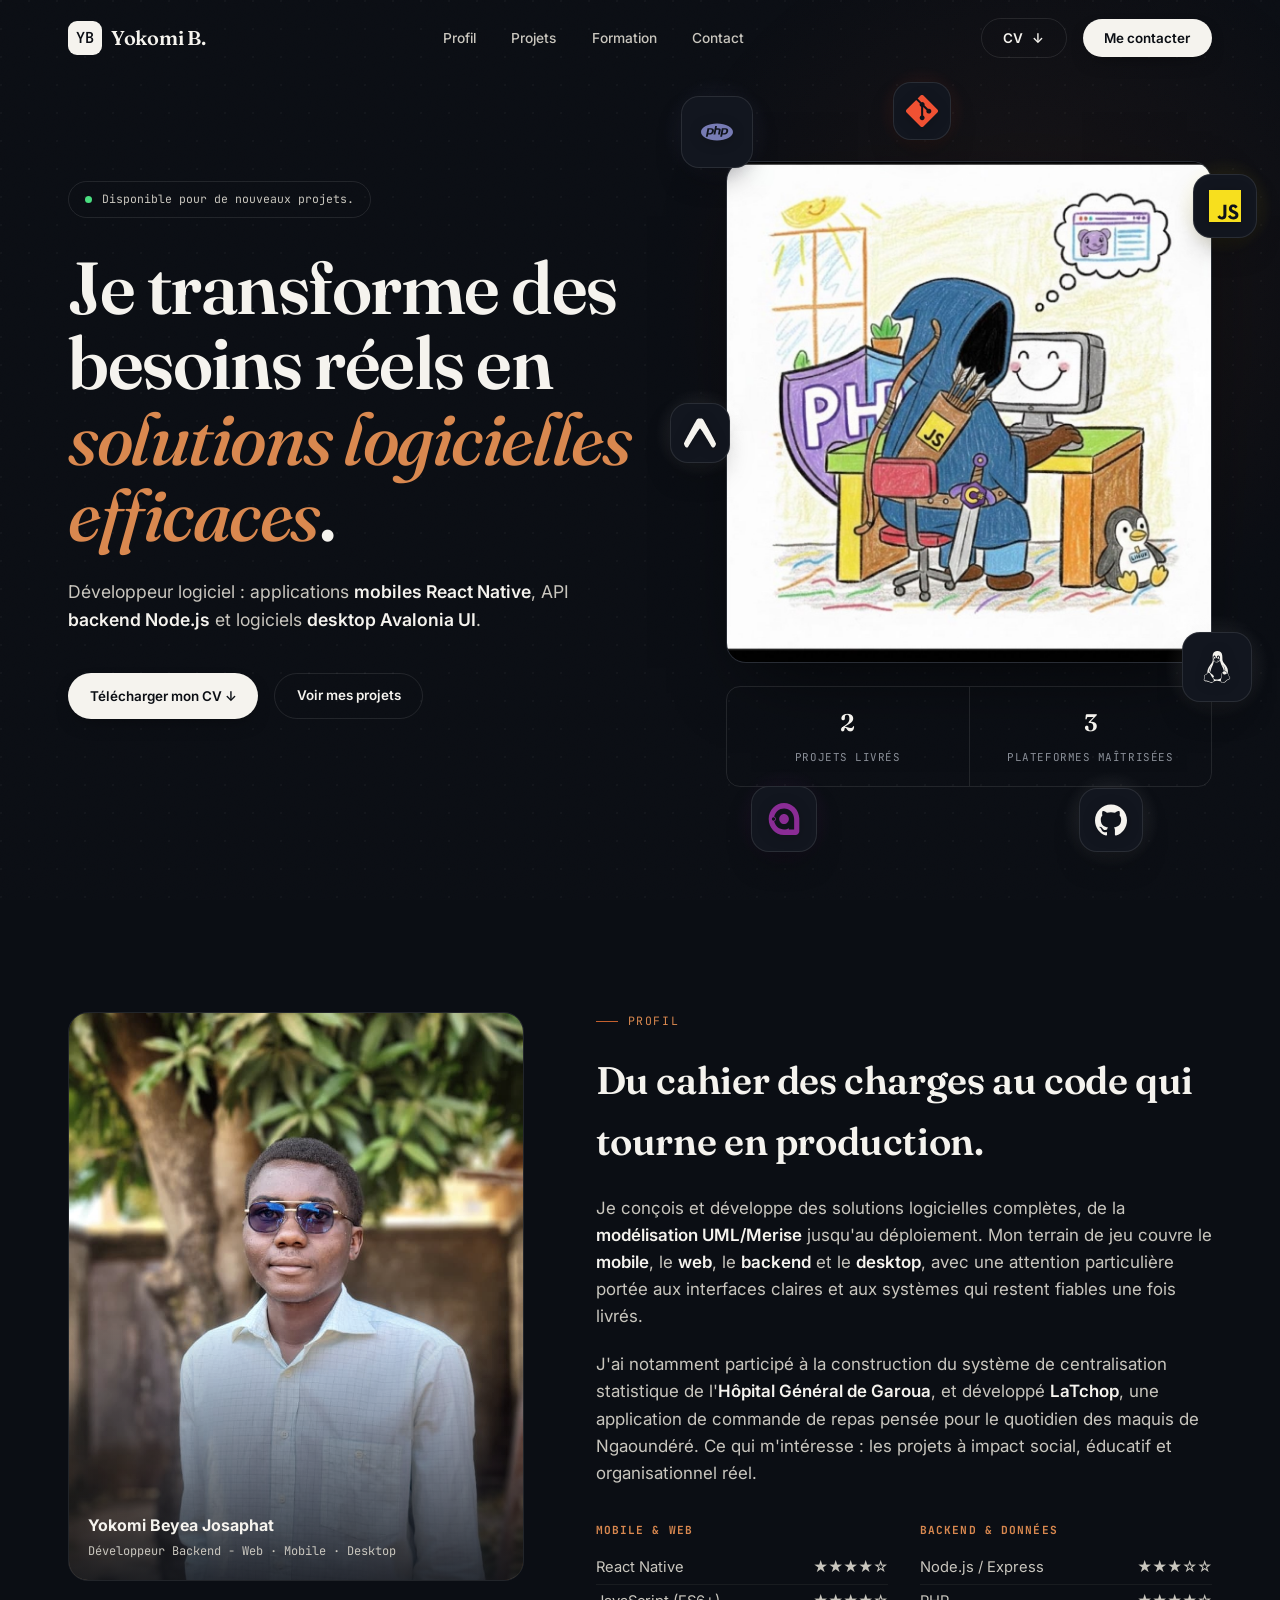
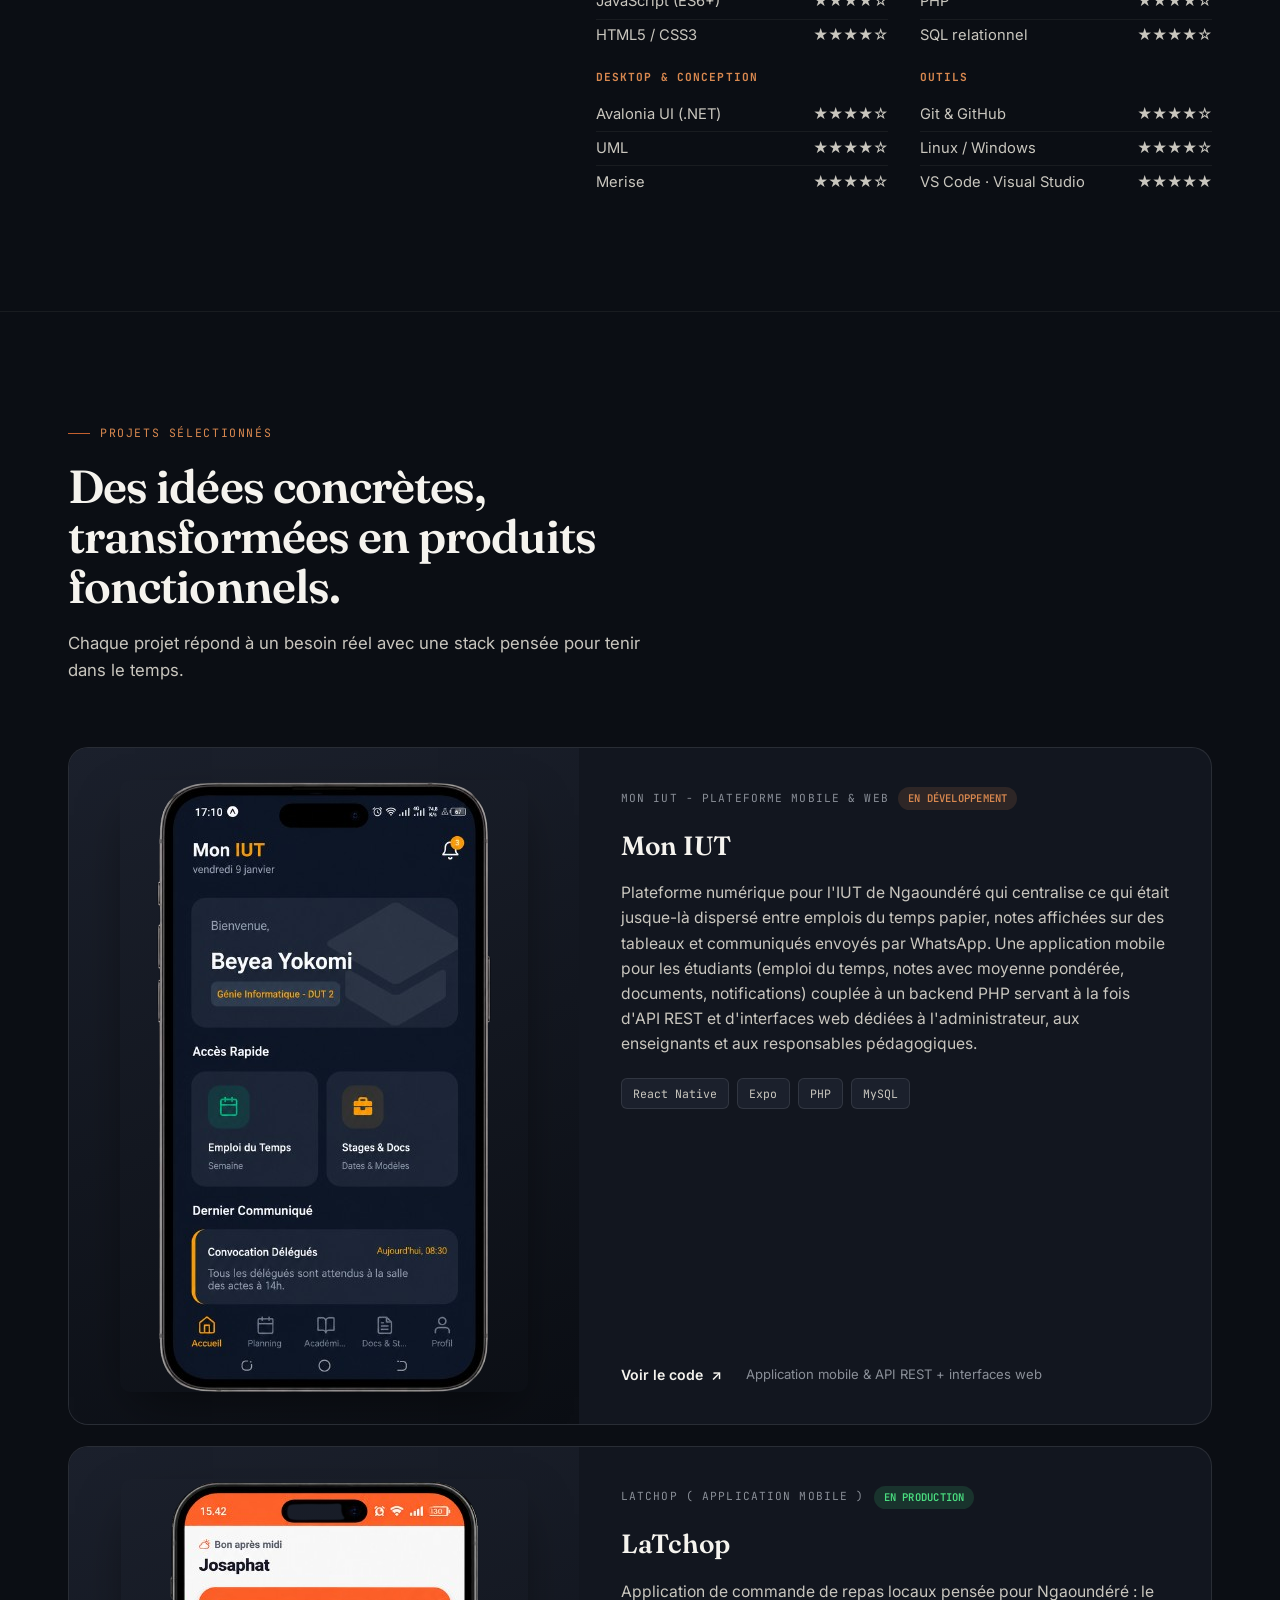
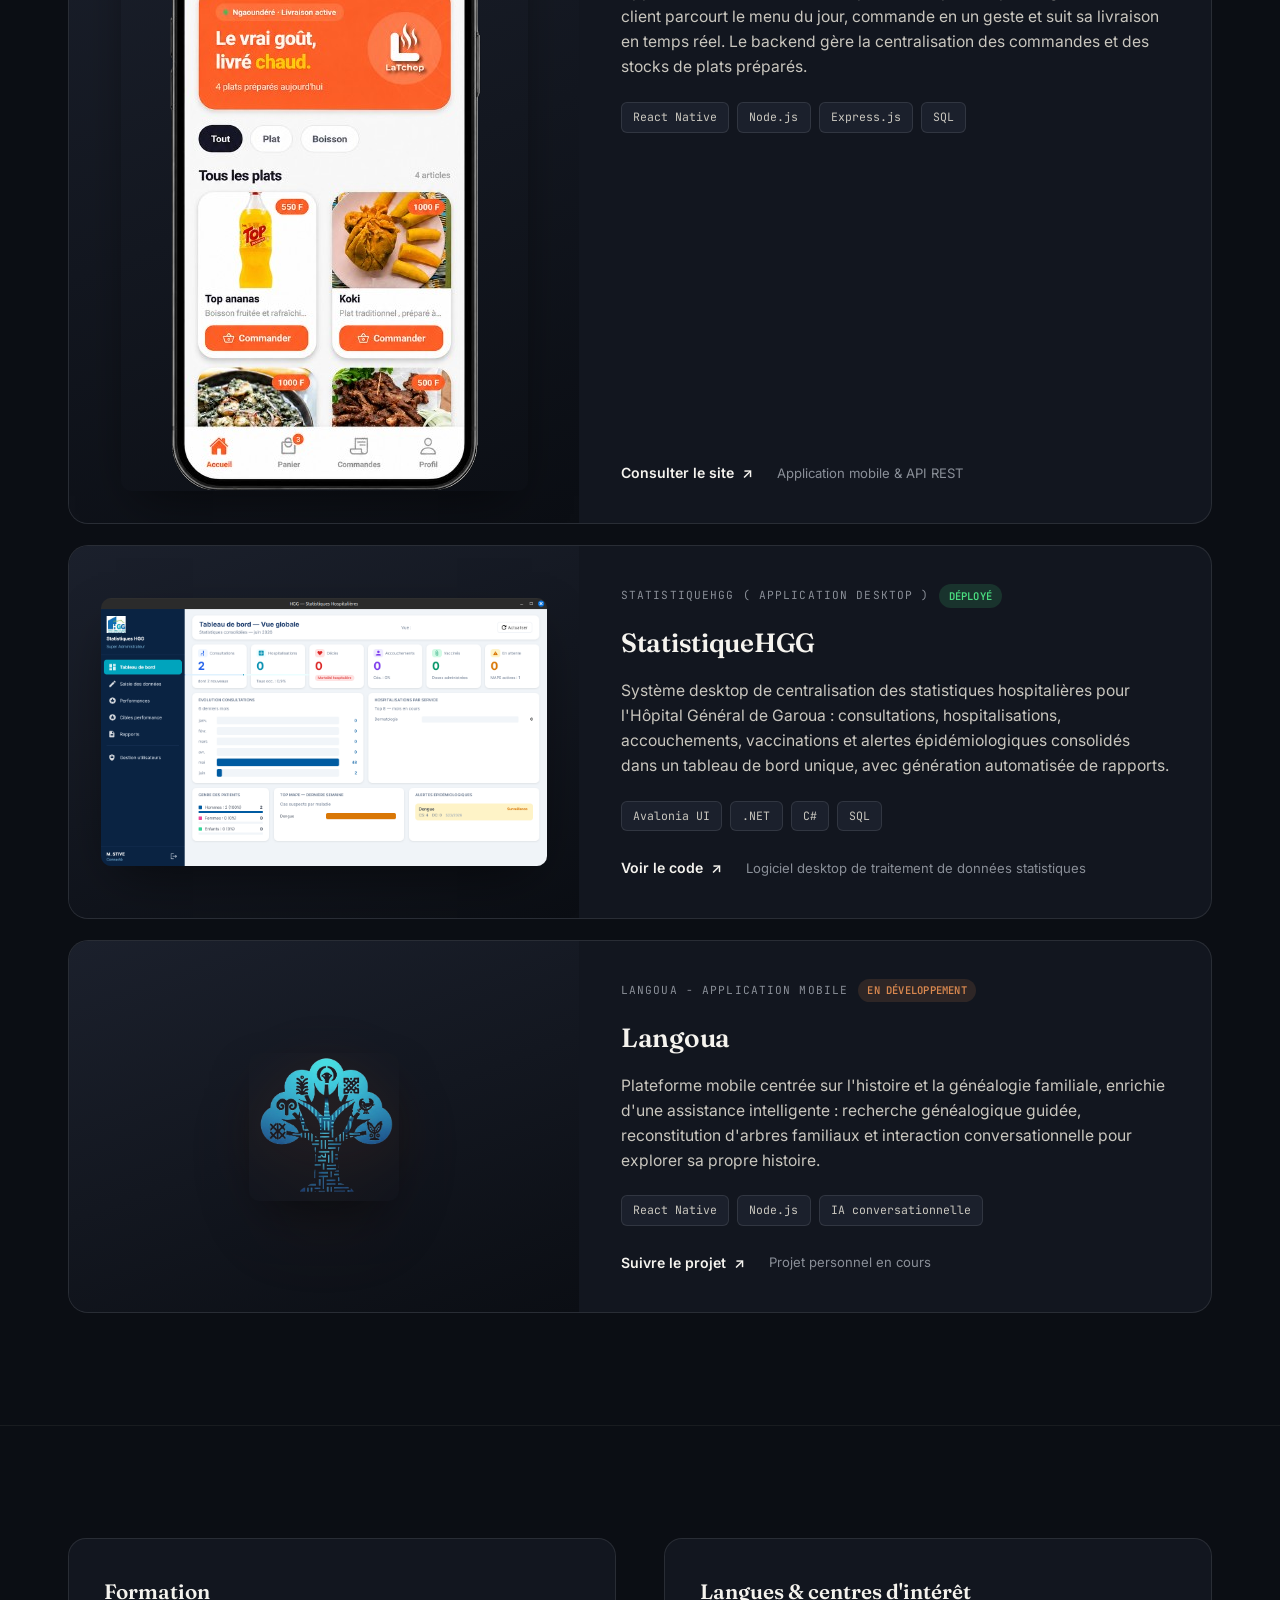
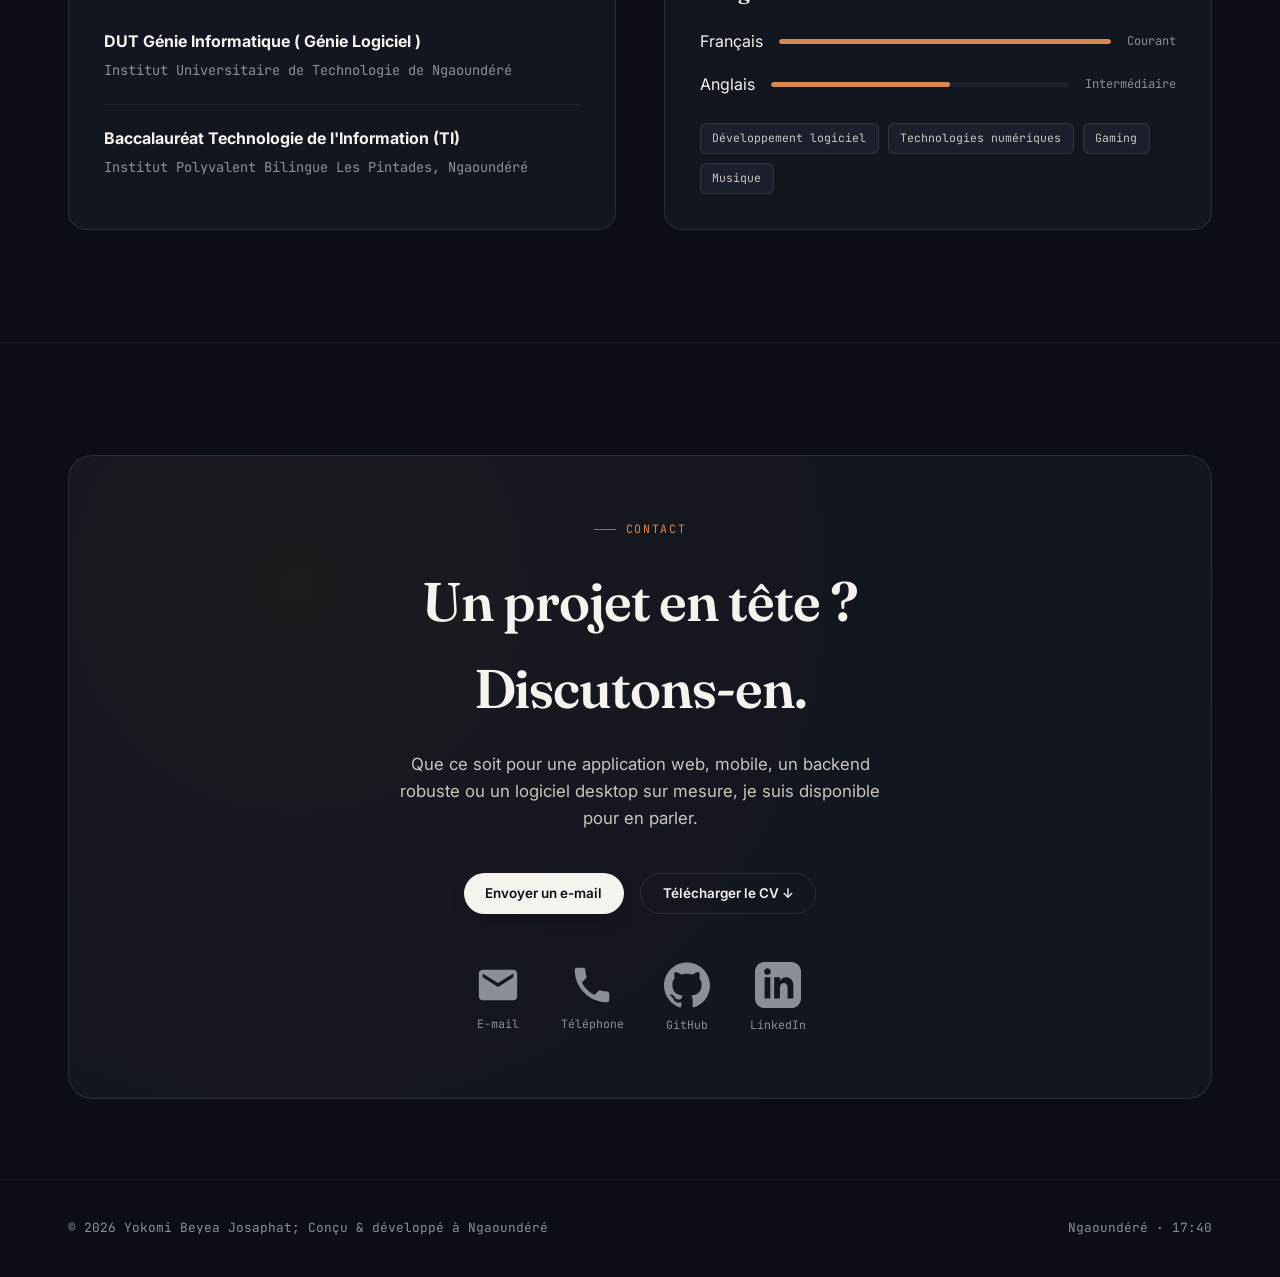
<file: index.html>
<!DOCTYPE html>
<html lang="fr" class="no-js">
<head>
<meta charset="UTF-8">
<meta name="viewport" content="width=device-width, initial-scale=1">
<title>Yokomi Beyea Josaphat - Développeur logiciel (Mobile, Backend, Desktop)</title>
<meta name="description" content="Développeur logiciel - Mobile (React Native), Backend (Node.js), Desktop (Avalonia UI). Ngaoundéré, Cameroun.">
<meta name="robots" content="index, follow">
<meta name="theme-color" content="#1a1a1a">
<link rel="canonical" href="https://yokomi-potofolio.onrender.com/">

<!-- Open Graph / Facebook / LinkedIn / WhatsApp -->
<meta property="og:type" content="website">
<meta property="og:url" content="https://yokomi-potofolio.onrender.com/">
<meta property="og:title" content="Yokomi Beyea Josaphat - Développeur logiciel">
<meta property="og:description" content="Développeur logiciel - Mobile (React Native), Backend (Node.js), Desktop (Avalonia UI). Ngaoundéré, Cameroun.">
<meta property="og:image" content="https://yokomi-potofolio.onrender.com/assets/og-banner.png">
<meta property="og:image:width" content="1200">
<meta property="og:image:height" content="630">
<meta property="og:locale" content="fr_FR">

<!-- Twitter Card -->
<meta name="twitter:card" content="summary_large_image">
<meta name="twitter:title" content="Yokomi Beyea Josaphat - Développeur logiciel">
<meta name="twitter:description" content="Développeur logiciel - Mobile (React Native), Backend (Node.js), Desktop (Avalonia UI). Ngaoundéré, Cameroun.">
<meta name="twitter:image" content="https://yokomi-potofolio.onrender.com/assets/og-banner.png">

<link rel="preconnect" href="https://fonts.googleapis.com">
<link rel="preconnect" href="https://fonts.gstatic.com" crossorigin>
<link href="https://fonts.googleapis.com/css2?family=Fraunces:ital,opsz,wght@0,9..144,400;0,9..144,500;0,9..144,600;0,9..144,700;1,9..144,500&family=Inter:wght@400;500;600;700;800&family=JetBrains+Mono:wght@400;500;600&display=swap" rel="stylesheet">
<link rel="stylesheet" href="style.css">
<link rel="icon" type="image/svg+xml" href="assets/favicon.svg">
<link rel="icon" type="image/png" sizes="48x48" href="assets/favicon-48.png">
<link rel="apple-touch-icon" href="assets/apple-touch-icon.png">

<script type="application/ld+json">
{
  "@context": "https://schema.org",
  "@type": "Person",
  "name": "Yokomi Beyea Josaphat",
  "url": "https://yokomi-potofolio.onrender.com/",
  "jobTitle": "Développeur logiciel",
  "description": "Développeur logiciel spécialisé en applications mobiles (React Native), backend (Node.js) et desktop (Avalonia UI).",
  "address": {
    "@type": "PostalAddress",
    "addressLocality": "Ngaoundéré",
    "addressCountry": "CM"
  },
  "knowsAbout": ["React Native", "Node.js", "Avalonia UI", "JavaScript", "PHP"]
}
</script>
</head>
<body>
<div class="grain"></div>

<header id="siteHeader">
  <div class="container nav-inner">
    <a href="#hero" class="brand">
      <span class="brand-mark">YB</span>
      Yokomi&nbsp;B.
    </a>
    <nav class="links">
      <a href="#about">Profil</a>
      <a href="#projects">Projets</a>
      <a href="#more">Formation</a>
      <a href="#contact">Contact</a>
    </nav>
    <div class="nav-cta">
      <button class="btn btn-ghost" id="cvBtnNav"><span class="txt">CV</span> ↓</button>
      <button class="btn btn-solid" id="contactBtnNav">Me contacter</button>
    </div>
  </div>
</header>

<main>

  <!-- ================= HERO ================= -->
  <section id="hero">
    <div class="hero-glow"></div>
    <div class="container hero-grid">
      <div class="hero-copy">
        <div class="hero-status">
          <span class="dot-live"></span>
          Disponible pour de nouveaux projets.
        </div>
        <h1 class="hero-title">Je transforme des besoins réels en <em>solutions logicielles efficaces</em>.</h1>
        <p class="hero-sub">
          Développeur logiciel  : applications <strong>mobiles React Native</strong>, API <strong>backend Node.js</strong>
          et logiciels <strong>desktop Avalonia UI</strong>. 
        </p>
        <div class="hero-actions">
          <button class="btn btn-solid" id="cvBtnHero">Télécharger mon CV ↓</button>
          <a href="#projects" class="btn btn-ghost">Voir mes projets</a>
        </div>

      </div>

      <div class="hero-visual reveal" id="heroVisual">
        <div class="float-layer" aria-hidden="true">

          <div class="float-icon fi-php" data-depth="0.035" style="--tint:#777BB4;">
            <div class="float-icon-inner">
              <svg viewBox="0 0 24 24"><path d="M7.01 10.207h-.944l-.515 2.648h.838c.556 0 .97-.105 1.242-.314.272-.21.455-.559.55-1.049.092-.47.05-.802-.124-.995-.175-.193-.523-.29-1.047-.29zM12 5.688C5.373 5.688 0 8.514 0 12s5.373 6.313 12 6.313S24 15.486 24 12c0-3.486-5.373-6.312-12-6.312zm-3.26 7.451c-.261.25-.575.438-.917.551-.336.108-.765.164-1.285.164H5.357l-.327 1.681H3.652l1.23-6.326h2.65c.797 0 1.378.209 1.744.628.366.418.476 1.002.33 1.752a2.836 2.836 0 0 1-.305.847c-.143.255-.33.49-.561.703zm4.024.715l.543-2.799c.063-.318.039-.536-.068-.651-.107-.116-.336-.174-.687-.174H11.46l-.704 3.625H9.388l1.23-6.327h1.367l-.327 1.682h1.218c.767 0 1.295.134 1.586.401s.378.7.263 1.299l-.572 2.944h-1.389zm7.597-2.265a2.782 2.782 0 0 1-.305.847c-.143.255-.33.49-.561.703a2.44 2.44 0 0 1-.917.551c-.336.108-.765.164-1.286.164h-1.18l-.327 1.682h-1.378l1.23-6.326h2.649c.797 0 1.378.209 1.744.628.366.417.477 1.001.331 1.751zM17.766 10.207h-.943l-.516 2.648h.838c.557 0 .971-.105 1.242-.314.272-.21.455-.559.551-1.049.092-.47.049-.802-.125-.995s-.524-.29-1.047-.29z"/></svg>
            </div>
          </div>

          <div class="float-icon fi-js" data-depth="0.06" style="--tint:#F7DF1E;">
            <div class="float-icon-inner">
              <svg viewBox="0 0 24 24"><path d="M0 0h24v24H0V0zm22.034 18.276c-.175-1.095-.888-2.015-3.003-2.873-.736-.345-1.554-.585-1.797-1.14-.091-.33-.105-.51-.046-.705.15-.646.915-.84 1.515-.66.39.12.75.42.976.9 1.034-.676 1.034-.676 1.755-1.125-.27-.42-.404-.601-.586-.78-.63-.705-1.469-1.065-2.834-1.034l-.705.089c-.676.165-1.32.525-1.71 1.005-1.14 1.291-.811 3.541.569 4.471 1.365 1.02 3.361 1.244 3.616 2.205.24 1.17-.87 1.545-1.966 1.41-.811-.18-1.26-.586-1.755-1.336l-1.83 1.051c.21.48.45.689.81 1.109 1.74 1.756 6.09 1.666 6.871-1.004.029-.09.24-.705.074-1.65l.046.067zm-8.983-7.245h-2.248c0 1.938-.009 3.864-.009 5.805 0 1.232.063 2.363-.138 2.711-.33.689-1.18.601-1.566.48-.396-.196-.597-.466-.83-.855-.063-.105-.11-.196-.127-.196l-1.825 1.125c.305.63.75 1.172 1.324 1.517.855.51 2.004.675 3.207.405.783-.226 1.458-.691 1.811-1.411.51-.93.402-2.07.397-3.346.012-2.054 0-4.109 0-6.179l.004-.056z"/></svg>
            </div>
          </div>

          <div class="float-icon fi-expo" data-depth="0.045" style="--tint:#F5F3EE;">
            <div class="float-icon-inner">
              <svg viewBox="0 0 24 24"><path d="M0 20.084c.043.53.23 1.063.718 1.778.58.849 1.576 1.315 2.303.567.49-.505 5.794-9.776 8.35-13.29a.761.761 0 011.248 0c2.556 3.514 7.86 12.785 8.35 13.29.727.748 1.723.282 2.303-.567.57-.835.728-1.42.728-2.046 0-.426-8.26-15.798-9.092-17.078-.8-1.23-1.044-1.498-2.397-1.542h-1.032c-1.353.044-1.597.311-2.398 1.542C8.267 3.991.33 18.758 0 19.77Z"/></svg>
            </div>
          </div>

          <div class="float-icon fi-linux" data-depth="0.07" style="--tint:#F5F3EE;">
            <div class="float-icon-inner">
              <svg viewBox="0 0 24 24"><path d="M12.504 0c-.155 0-.315.008-.48.021-4.226.333-3.105 4.807-3.17 6.298-.076 1.092-.3 1.953-1.05 3.02-.885 1.051-2.127 2.75-2.716 4.521-.278.832-.41 1.684-.287 2.489a.424.424 0 00-.11.135c-.26.268-.45.6-.663.839-.199.199-.485.267-.797.4-.313.136-.658.269-.864.68-.09.189-.136.394-.132.602 0 .199.027.4.055.536.058.399.116.728.04.97-.249.68-.28 1.145-.106 1.484.174.334.535.47.94.601.81.2 1.91.135 2.774.6.926.466 1.866.67 2.616.47.526-.116.97-.464 1.208-.946.587-.003 1.23-.269 2.26-.334.699-.058 1.574.267 2.577.2.025.134.063.198.114.333l.003.003c.391.778 1.113 1.132 1.884 1.071.771-.06 1.592-.536 2.257-1.306.631-.765 1.683-1.084 2.378-1.503.348-.199.629-.469.649-.853.023-.4-.2-.811-.714-1.376v-.097l-.003-.003c-.17-.2-.25-.535-.338-.926-.085-.401-.182-.786-.492-1.046h-.003c-.059-.054-.123-.067-.188-.135a.357.357 0 00-.19-.064c.431-1.278.264-2.55-.173-3.694-.533-1.41-1.465-2.638-2.175-3.483-.796-1.005-1.576-1.957-1.56-3.368.026-2.152.236-6.133-3.544-6.139zm.529 3.405h.013c.213 0 .396.062.584.198.19.135.33.332.438.533.105.259.158.459.166.724 0-.02.006-.04.006-.06v.105a.086.086 0 01-.004-.021l-.004-.024a1.807 1.807 0 01-.15.706.953.953 0 01-.213.335.71.71 0 00-.088-.042c-.104-.045-.198-.064-.284-.133a1.312 1.312 0 00-.22-.066c.05-.06.146-.133.183-.198.053-.128.082-.264.088-.402v-.02a1.21 1.21 0 00-.061-.4c-.045-.134-.101-.2-.183-.333-.084-.066-.167-.132-.267-.132h-.016c-.093 0-.176.03-.262.132a.8.8 0 00-.205.334 1.18 1.18 0 00-.09.4v.019c.002.089.008.179.02.267-.193-.067-.438-.135-.607-.202a1.635 1.635 0 01-.018-.2v-.02a1.772 1.772 0 01.15-.768c.082-.22.232-.406.43-.533a.985.985 0 01.594-.2zm-2.962.059h.036c.142 0 .27.048.399.135.146.129.264.288.344.465.09.199.14.4.153.667v.004c.007.134.006.2-.002.266v.08c-.03.007-.056.018-.083.024-.152.055-.274.135-.393.2.012-.09.013-.18.003-.267v-.015c-.012-.133-.04-.2-.082-.333a.613.613 0 00-.166-.267.248.248 0 00-.183-.064h-.021c-.071.006-.13.04-.186.132a.552.552 0 00-.12.27.944.944 0 00-.023.33v.015c.012.135.037.2.08.334.046.134.098.2.166.268.01.009.02.018.034.024-.07.057-.117.07-.176.136a.304.304 0 01-.131.068 2.62 2.62 0 01-.275-.402 1.772 1.772 0 01-.155-.667 1.759 1.759 0 01.08-.668 1.43 1.43 0 01.283-.535c.128-.133.26-.2.418-.2zm1.37 1.706c.332 0 .733.065 1.216.399.293.2.523.269 1.052.468h.003c.255.136.405.266.478.399v-.131a.571.571 0 01.016.47c-.123.31-.516.643-1.063.842v.002c-.268.135-.501.333-.775.465-.276.135-.588.292-1.012.267a1.139 1.139 0 01-.448-.067 3.566 3.566 0 01-.322-.198c-.195-.135-.363-.332-.612-.465v-.005h-.005c-.4-.246-.616-.512-.686-.71-.07-.268-.005-.47.193-.6.224-.135.38-.271.483-.336.104-.074.143-.102.176-.131h.002v-.003c.169-.202.436-.47.839-.601.139-.036.294-.065.466-.065zm2.8 2.142c.358 1.417 1.196 3.475 1.735 4.473.286.534.855 1.659 1.102 3.024.156-.005.33.018.513.064.646-1.671-.546-3.467-1.089-3.966-.22-.2-.232-.335-.123-.335.59.534 1.365 1.572 1.646 2.757.13.535.16 1.104.021 1.67.067.028.135.06.205.067 1.032.534 1.413.938 1.23 1.537v-.043c-.06-.003-.12 0-.18 0h-.016c.151-.467-.182-.825-1.065-1.224-.915-.4-1.646-.336-1.77.465-.008.043-.013.066-.018.135-.068.023-.139.053-.209.064-.43.268-.662.669-.793 1.187-.13.533-.17 1.156-.205 1.869v.003c-.02.334-.17.838-.319 1.35-1.5 1.072-3.58 1.538-5.348.334a2.645 2.645 0 00-.402-.533 1.45 1.45 0 00-.275-.333c.182 0 .338-.03.465-.067a.615.615 0 00.314-.334c.108-.267 0-.697-.345-1.163-.345-.467-.931-.995-1.788-1.521-.63-.4-.986-.87-1.15-1.396-.165-.534-.143-1.085-.015-1.645.245-1.07.873-2.11 1.274-2.763.107-.065.037.135-.408.974-.396.751-1.14 2.497-.122 3.854a8.123 8.123 0 01.647-2.876c.564-1.278 1.743-3.504 1.836-5.268.048.036.217.135.289.202.218.133.38.333.59.465.21.201.477.335.876.335.039.003.075.006.11.006.412 0 .73-.134.997-.268.29-.134.52-.334.74-.4h.005c.467-.135.835-.402 1.044-.7zm2.185 8.958c.037.6.343 1.245.882 1.377.588.134 1.434-.333 1.791-.765l.211-.01c.315-.007.577.01.847.268l.003.003c.208.199.305.53.391.876.085.4.154.78.409 1.066.486.527.645.906.636 1.14l.003-.007v.018l-.003-.012c-.015.262-.185.396-.498.595-.63.401-1.746.712-2.457 1.57-.618.737-1.37 1.14-2.036 1.191-.664.053-1.237-.2-1.574-.898l-.005-.003c-.21-.4-.12-1.025.056-1.69.176-.668.428-1.344.463-1.897.037-.714.076-1.335.195-1.814.12-.465.308-.797.641-.984l.045-.022zm-10.814.049h.01c.053 0 .105.005.157.014.376.055.706.333 1.023.752l.91 1.664.003.003c.243.533.754 1.064 1.189 1.637.434.598.77 1.131.729 1.57v.006c-.057.744-.48 1.148-1.125 1.294-.645.135-1.52.002-2.395-.464-.968-.536-2.118-.469-2.857-.602-.369-.066-.61-.2-.723-.4-.11-.2-.113-.602.123-1.23v-.004l.002-.003c.117-.334.03-.752-.027-1.118-.055-.401-.083-.71.043-.94.16-.334.396-.4.69-.533.294-.135.64-.202.915-.47h.002v-.002c.256-.268.445-.601.668-.838.19-.201.38-.336.663-.336zm7.159-9.074c-.435.201-.945.535-1.488.535-.542 0-.97-.267-1.28-.466-.154-.134-.28-.268-.373-.335-.164-.134-.144-.333-.074-.333.109.016.129.134.199.2.096.066.215.2.36.333.292.2.68.467 1.167.467.485 0 1.053-.267 1.398-.466.195-.135.445-.334.648-.467.156-.136.149-.267.279-.267.128.016.034.134-.147.332a8.097 8.097 0 01-.69.468zm-1.082-1.583V5.64c-.006-.02.013-.042.029-.05.074-.043.18-.027.26.004.063 0 .16.067.15.135-.006.049-.085.066-.135.066-.055 0-.092-.043-.141-.068-.052-.018-.146-.008-.163-.065zm-.551 0c-.02.058-.113.049-.166.066-.047.025-.086.068-.14.068-.05 0-.13-.02-.136-.068-.01-.066.088-.133.15-.133.08-.031.184-.047.259-.005.019.009.036.03.03.05v.02h.003z"/></svg>
            </div>
          </div>

          <div class="float-icon fi-avalonia" data-depth="0.05" style="--tint:#8A2C95;">
            <div class="float-icon-inner">
              <svg viewBox="0 0 24 24"><path d="M12.034 8.208c-2.003 0-3.627 1.696-3.627 3.789s1.624 3.789 3.627 3.789 3.627-1.697 3.627-3.79-1.624-3.788-3.627-3.788m-7.392 2.067c.72.211 1.248.902 1.248 1.722s-.528 1.51-1.248 1.721c.752 3.54 3.776 6.188 7.392 6.188 1.316 0 2.554-.35 3.632-.967v.914h3.94v-7.528a5 5 0 0 0 0-.224v-.104c0-4.369-3.39-7.91-7.572-7.91-3.616 0-6.64 2.648-7.392 6.188m-.5 2.982c.67 0 1.212-.567 1.212-1.266s-.542-1.265-1.212-1.265-1.211.566-1.211 1.265c0 .7.542 1.266 1.211 1.266M20.682 24H11.8C5.549 23.887.515 18.556.515 12c0-6.627 5.143-12 11.487-12 6.241 0 11.32 5.2 11.483 11.678l-.02 9.743C23.3 22.876 22.12 24 20.683 24"/></svg>
            </div>
          </div>

          <div class="float-icon fi-git" data-depth="0.065" style="--tint:#F05133;">
            <div class="float-icon-inner">
              <svg viewBox="0 0 24 24"><path d="M13.09 23.549a1.54 1.54 0 0 1-2.18 0L.451 13.089a1.54 1.54 0 0 1 0-2.179l7.191-7.19 2.733 2.733a1.85 1.85 0 0 0 .964 2.326v6.66a1.849 1.849 0 1 0 1.54 0V8.957l2.508 2.508a1.85 1.85 0 1 0 1.09-1.09l-2.634-2.634a1.85 1.85 0 0 0-2.378-2.377L8.73 2.63 10.91.451a1.54 1.54 0 0 1 2.179 0l10.459 10.46a1.54 1.54 0 0 1 0 2.179z"/></svg>
            </div>
          </div>

          <div class="float-icon fi-github" data-depth="0.04" style="--tint:#F5F3EE;">
            <div class="float-icon-inner">
              <svg viewBox="0 0 24 24"><path d="M12 .297c-6.63 0-12 5.373-12 12 0 5.303 3.438 9.8 8.205 11.385.6.113.82-.258.82-.577 0-.285-.01-1.04-.015-2.04-3.338.724-4.042-1.61-4.042-1.61C4.422 18.07 3.633 17.7 3.633 17.7c-1.087-.744.084-.729.084-.729 1.205.084 1.838 1.236 1.838 1.236 1.07 1.835 2.809 1.305 3.495.998.108-.776.417-1.305.76-1.605-2.665-.3-5.466-1.332-5.466-5.93 0-1.31.465-2.38 1.235-3.22-.135-.303-.54-1.523.105-3.176 0 0 1.005-.322 3.3 1.23.96-.267 1.98-.399 3-.405 1.02.006 2.04.138 3 .405 2.28-1.552 3.285-1.23 3.285-1.23.645 1.653.24 2.873.12 3.176.765.84 1.23 1.91 1.23 3.22 0 4.61-2.805 5.625-5.475 5.92.42.36.81 1.096.81 2.22 0 1.606-.015 2.896-.015 3.286 0 .315.21.69.825.57C20.565 22.092 24 17.592 24 12.297c0-6.627-5.373-12-12-12"/></svg>
            </div>
          </div>

        </div>

        <div class="illustration-card">
          <img src="assets/hero-illustration.jpg" alt="Illustration d'un développeur codant, entouré des technologies PHP, JavaScript, Linux et de son setup de développement">
        </div>
        <div class="stat-strip">
          <div class="stat-cell"><b>2</b><span>Projets livrés</span></div>
          <div class="stat-cell"><b>3</b><span>Plateformes maîtrisées</span></div>
        </div>
      </div>
    </div>
  </section>

  <!-- ================= ABOUT ================= -->
  <section id="about">
    <div class="container about-grid">
      <div class="about-portrait reveal">
        <div class="portrait-frame">
          <img src="assets/portrait.jpg" alt="Portrait de Yokomi Beyea Josaphat">
          <div class="portrait-tag">
            <b>Yokomi Beyea Josaphat</b>
            Développeur Backend - Web · Mobile · Desktop
          </div>
        </div>
      </div>
      <div class="about-copy reveal">
        <div class="eyebrow">Profil</div>
        <h2 style="font-family:var(--display);font-size:clamp(1.8rem,3.4vw,2.4rem);font-weight:600;margin-bottom:1.4rem;letter-spacing:-.01em;">
          Du cahier des charges au code qui tourne en production.
        </h2>
        <p>
          Je conçois et développe des solutions logicielles complètes, de la <strong>modélisation UML/Merise</strong>
          jusqu'au déploiement. Mon terrain de jeu couvre le <strong>mobile</strong>, le <strong>web</strong>,
          le <strong>backend</strong> et le <strong>desktop</strong>, avec une attention particulière portée
          aux interfaces claires et aux systèmes qui restent fiables une fois livrés.
        </p>
        <p>
          J'ai notamment participé à la construction du système de centralisation statistique de
          l'<strong>Hôpital Général de Garoua</strong>, et développé <strong>LaTchop</strong>, une application
          de commande de repas pensée pour le quotidien des maquis de Ngaoundéré. Ce qui m'intéresse : les
          projets à impact social, éducatif et organisationnel réel.
        </p>

        <div class="skill-groups">
          <div class="skill-group">
            <h4>Mobile & Web</h4>
            <ul>
              <li>React Native <span>★★★★☆</span></li>
              <li>JavaScript (ES6+) <span>★★★★☆</span></li>
              <li>HTML5 / CSS3 <span>★★★★☆</span></li>
            </ul>
          </div>
          <div class="skill-group">
            <h4>Backend & Données</h4>
            <ul>
              <li>Node.js / Express <span>★★★☆☆</span></li>
              <li>PHP <span>★★★★☆</span></li>
              <li>SQL relationnel <span>★★★★☆</span></li>
            </ul>
          </div>
          <div class="skill-group">
            <h4>Desktop & Conception</h4>
            <ul>
              <li>Avalonia UI (.NET) <span>★★★★☆</span></li>
              <li>UML <span>★★★★☆</span></li>
              <li>Merise <span>★★★★☆</span></li>
            </ul>
          </div>
          <div class="skill-group">
            <h4>Outils</h4>
            <ul>
              <li>Git & GitHub <span>★★★★☆</span></li>
              <li>Linux / Windows <span>★★★★☆</span></li>
              <li>VS Code · Visual Studio <span>★★★★★</span></li>
            </ul>
          </div>
        </div>
      </div>
    </div>
  </section>

  <!-- ================= PROJECTS ================= -->
  <section id="projects">
    <div class="container">
      <div class="section-head reveal">
        <div class="eyebrow">Projets sélectionnés</div>
        <h2>Des idées concrètes, transformées en produits fonctionnels.</h2>
        <p>Chaque projet répond à un besoin réel avec une stack pensée pour tenir dans le temps.</p>
      </div>

      <div class="projects-list">

        <!-- Mon IUT -->
        <article class="project-card reveal">
          <div class="project-media">
            <img src="assets/moniut-mockup.png" alt="Écran d'accueil de l'application mobile Mon IUT">
          </div>
          <div class="project-body">
            <div class="project-kicker">
              Mon IUT - Plateforme mobile & web
              <span class="status-pill progress">En développement</span>
            </div>
            <h3>Mon IUT</h3>
            <p>
              Plateforme numérique pour l'IUT de Ngaoundéré qui centralise ce qui était jusque-là dispersé
              entre emplois du temps papier, notes affichées sur des tableaux et communiqués envoyés par
              WhatsApp. Une application mobile pour les étudiants (emploi du temps, notes avec moyenne pondérée,
              documents, notifications) couplée à un backend PHP servant à la fois d'API REST et d'interfaces
              web dédiées à l'administrateur, aux enseignants et aux responsables pédagogiques.
            </p>
            <div class="project-tags">
              <span class="tag">React Native</span>
              <span class="tag">Expo</span>
              <span class="tag">PHP</span>
              <span class="tag">MySQL</span>
            </div>
            <div class="project-foot">
              <a href="https://github.com/Yokomi-YBJ/mon-iut" target="_blank" rel="noopener" class="project-link">Voir le code <span class="arrow">↗</span></a>
              <span class="project-note">Application mobile & API REST + interfaces web</span>
            </div>
          </div>
        </article>

        <!-- LaTchop -->
        <article class="project-card reveal">
          <div class="project-media">
            <img src="assets/latchop-mockup.png" alt="Aperçu de l'application mobile LaTchop">
          </div>
          <div class="project-body">
            <div class="project-kicker">
              LaTchop ( Application mobile )
              <span class="status-pill live">En production</span>
            </div>
            <h3>LaTchop</h3>
            <p>
              Application de commande de repas locaux pensée pour Ngaoundéré : le client
              parcourt le menu du jour, commande en un geste et suit sa livraison en temps réel. Le backend
              gère la centralisation des commandes et des stocks de plats préparés.
            </p>
            <div class="project-tags">
              <span class="tag">React Native</span>
              <span class="tag">Node.js</span>
              <span class="tag">Express.js</span>
              <span class="tag">SQL</span>
            </div>
            <div class="project-foot">
              <a href="https://latchop.onrender.com/" target="_blank" rel="noopener" class="project-link">Consulter le site <span class="arrow">↗</span></a>
              <span class="project-note">Application mobile & API REST</span>
            </div>
          </div>
        </article>

        <!-- StatistiqueHGG -->
        <article class="project-card reveal">
          <div class="project-media">
            <img src="assets/hgg-dashboard.png" alt="Tableau de bord StatistiqueHGG">
          </div>
          <div class="project-body">
            <div class="project-kicker">
              StatistiqueHGG ( Application desktop )
              <span class="status-pill live">Déployé</span>
            </div>
            <h3>StatistiqueHGG</h3>
            <p>
              Système desktop de centralisation des statistiques hospitalières pour l'Hôpital Général de
              Garoua : consultations, hospitalisations, accouchements, vaccinations et alertes épidémiologiques
              consolidés dans un tableau de bord unique, avec génération automatisée de rapports.
            </p>
            <div class="project-tags">
              <span class="tag">Avalonia UI</span>
              <span class="tag">.NET</span>
              <span class="tag">C#</span>
              <span class="tag">SQL</span>
            </div>
            <div class="project-foot">
              <a href="https://github.com/Yokomi-YBJ/StatistiquesHGG" target="_blank" rel="noopener" class="project-link">Voir le code <span class="arrow">↗</span></a>
              <span class="project-note">Logiciel desktop de traitement de données statistiques</span>
            </div>
          </div>
        </article>

        <!-- Langoua -->
        <article class="project-card reveal">
          <div class="project-media logo-only">
            <img src="assets/logo_langoua.png" alt="Logo du projet Langoua">
          </div>
          <div class="project-body">
            <div class="project-kicker">
              Langoua - Application mobile
              <span class="status-pill progress">En développement</span>
            </div>
            <h3>Langoua</h3>
            <p>
              Plateforme mobile centrée sur l'histoire et la généalogie familiale, enrichie d'une assistance
              intelligente : recherche généalogique guidée, reconstitution d'arbres familiaux et interaction
              conversationnelle pour explorer sa propre histoire.
            </p>
            <div class="project-tags">
              <span class="tag">React Native</span>
              <span class="tag">Node.js</span>
              <span class="tag">IA conversationnelle</span>
            </div>
            <div class="project-foot">
              <a href="https://langoua.vercel.app/" target="_blank" rel="noopener" class="project-link">Suivre le projet <span class="arrow">↗</span></a>
              <span class="project-note">Projet personnel en cours</span>
            </div>
          </div>
        </article>

      </div>
    </div>
  </section>

  <!-- ================= EDUCATION / LANGUAGES ================= -->
  <section id="more">
    <div class="container more-grid">
      <div class="info-card reveal">
        <h3>Formation</h3>
        <div class="edu-item">
          <b>DUT Génie Informatique ( Génie Logiciel )</b>
          <span>Institut Universitaire de Technologie de Ngaoundéré</span>
        </div>
        <div class="edu-item">
          <b>Baccalauréat  Technologie de l'Information (TI)</b>
          <span>Institut Polyvalent Bilingue Les Pintades, Ngaoundéré</span>
        </div>
      </div>

      <div class="info-card reveal">
        <h3>Langues & centres d'intérêt</h3>
        <div class="lang-row">
          <span>Français</span>
          <div class="lang-bar"><div class="lang-fill" style="width:100%"></div></div>
          <span style="font-family:var(--mono);font-size:.75rem;color:var(--slate);">Courant</span>
        </div>
        <div class="lang-row">
          <span>Anglais</span>
          <div class="lang-bar"><div class="lang-fill" style="width:60%"></div></div>
          <span style="font-family:var(--mono);font-size:.75rem;color:var(--slate);">Intermédiaire</span>
        </div>
        <div class="interests-row">
          <span class="tag">Développement logiciel</span>
          <span class="tag">Technologies numériques</span>
          <span class="tag">Gaming</span>
          <span class="tag">Musique</span>
        </div>
      </div>
    </div>
  </section>

  <!-- ================= CONTACT ================= -->
  <section id="contact">
    <div class="container">
      <div class="contact-panel reveal">
        <div class="eyebrow" style="justify-content:center;">Contact</div>
        <h2>Un projet en tête ?<br>Discutons-en.</h2>
        <p>Que ce soit pour une application web, mobile, un backend robuste ou un logiciel desktop sur mesure, je suis disponible pour en parler.</p>
        <div class="contact-actions">
          <button class="btn btn-solid" id="emailBtn">Envoyer un e-mail</button>
          <button class="btn btn-ghost" id="cvBtnContact">Télécharger le CV ↓</button>
        </div>
        <div class="contact-channels">
          <button class="channel" id="channelEmail" aria-label="Envoyer un e-mail">
            <span class="channel-icon">
              <svg viewBox="0 0 24 24" fill="currentColor" aria-hidden="true">
                <path d="M20 4H4c-1.1 0-1.99.9-1.99 2L2 18c0 1.1.9 2 2 2h16c1.1 0 2-.9 2-2V6c0-1.1-.9-2-2-2zm0 4l-8 5-8-5V6l8 5 8-5v2z"/>
              </svg>
            </span>
            <span>E-mail</span>
          </button>
          
          <button class="channel" id="channelPhone" aria-label="Appeler">
            <span class="channel-icon">
              <svg viewBox="0 0 24 24" fill="currentColor" aria-hidden="true">
                <path d="M20.01 15.38c-1.23 0-2.42-.2-3.53-.56a.977.977 0 0 0-1.01.24l-2.2 2.2c-2.83-1.44-5.15-3.75-6.59-6.59l2.2-2.21c.28-.26.36-.65.25-1A11.36 11.36 0 0 1 8.5 4c0-.55-.45-1-1-1H4c-.55 0-1 .45-1 1 0 9.39 7.61 17 17 17 .55 0 1-.45 1-1v-3.59c0-.55-.45-1-1-1z"/>
              </svg>
            </span>
            <span>Téléphone</span>
          </button>
          
          <a class="channel" id="channelGithub" href="#" aria-label="GitHub" target="_blank" rel="noopener">
            <span class="channel-icon">
              <svg viewBox="0 0 24 24" fill="currentColor" aria-hidden="true">
                <path d="M12 .297c-6.63 0-12 5.373-12 12 0 5.303 3.438 9.8 8.205 11.385.6.113.82-.258.82-.577 0-.285-.01-1.04-.015-2.04-3.338.724-4.042-1.61-4.042-1.61C4.422 18.07 3.633 17.7 3.633 17.7c-1.087-.744.084-.729.084-.729 1.205.084 1.838 1.236 1.838 1.236 1.07 1.835 2.809 1.305 3.495.998.108-.776.417-1.305.76-1.605-2.665-.3-5.466-1.332-5.466-5.93 0-1.31.465-2.38 1.235-3.22-.135-.303-.54-1.523.105-3.176 0 0 1.005-.322 3.3 1.23.96-.267 1.98-.399 3-.405 1.02.006 2.04.138 3 .405 2.28-1.552 3.285-1.23 3.285-1.23.645 1.653.24 2.873.12 3.176.765.84 1.23 1.91 1.23 3.22 0 4.61-2.805 5.625-5.475 5.92.42.36.81 1.096.81 2.22 0 1.606-.015 2.896-.015 3.286 0 .315.21.69.825.57C20.565 22.092 24 17.592 24 12.297c0-6.627-5.373-12-12-12"/>
              </svg>
            </span>
            <span>GitHub</span>
          </a>

          <!-- Ajout du canal LinkedIn ici -->
          <a class="channel" id="channelLinkedin" href="https://www.linkedin.com/in/josaphat-yokomi-beyea-aa08933b4" aria-label="LinkedIn" target="_blank" rel="noopener">
            <span class="channel-icon">
              <svg viewBox="0 0 24 24" fill="currentColor" aria-hidden="true">
                <path d="M19 0h-14c-2.761 0-5 2.239-5 5v14c0 2.761 2.239 5 5 5h14c2.762 0 5-2.239 5-5v-14c0-2.761-2.238-5-5-5zm-11 19h-3v-11h3v11zm-1.5-12.268c-.966 0-1.75-.79-1.75-1.764s.784-1.764 1.75-1.764 1.75.79 1.75 1.764-.783 1.764-1.75 1.764zm13.5 12.268h-3v-5.604c0-3.368-4-3.113-4 0v5.604h-3v-11h3v1.765c1.396-2.586 7-2.777 7 2.476v6.759z"/>
              </svg>
            </span>
            <span>LinkedIn</span>
          </a>
        </div>
      </div>
    </div>
  </section>

</main>

<footer>
  <div class="container footer-inner">
    <p>© 2026 Yokomi Beyea Josaphat;  Conçu & développé à Ngaoundéré</p>
    <p id="clock"></p>
  </div>
</footer>

<div class="toast" id="toast"></div>
<script src="script.js"></script>
</body>
</html>
</file>
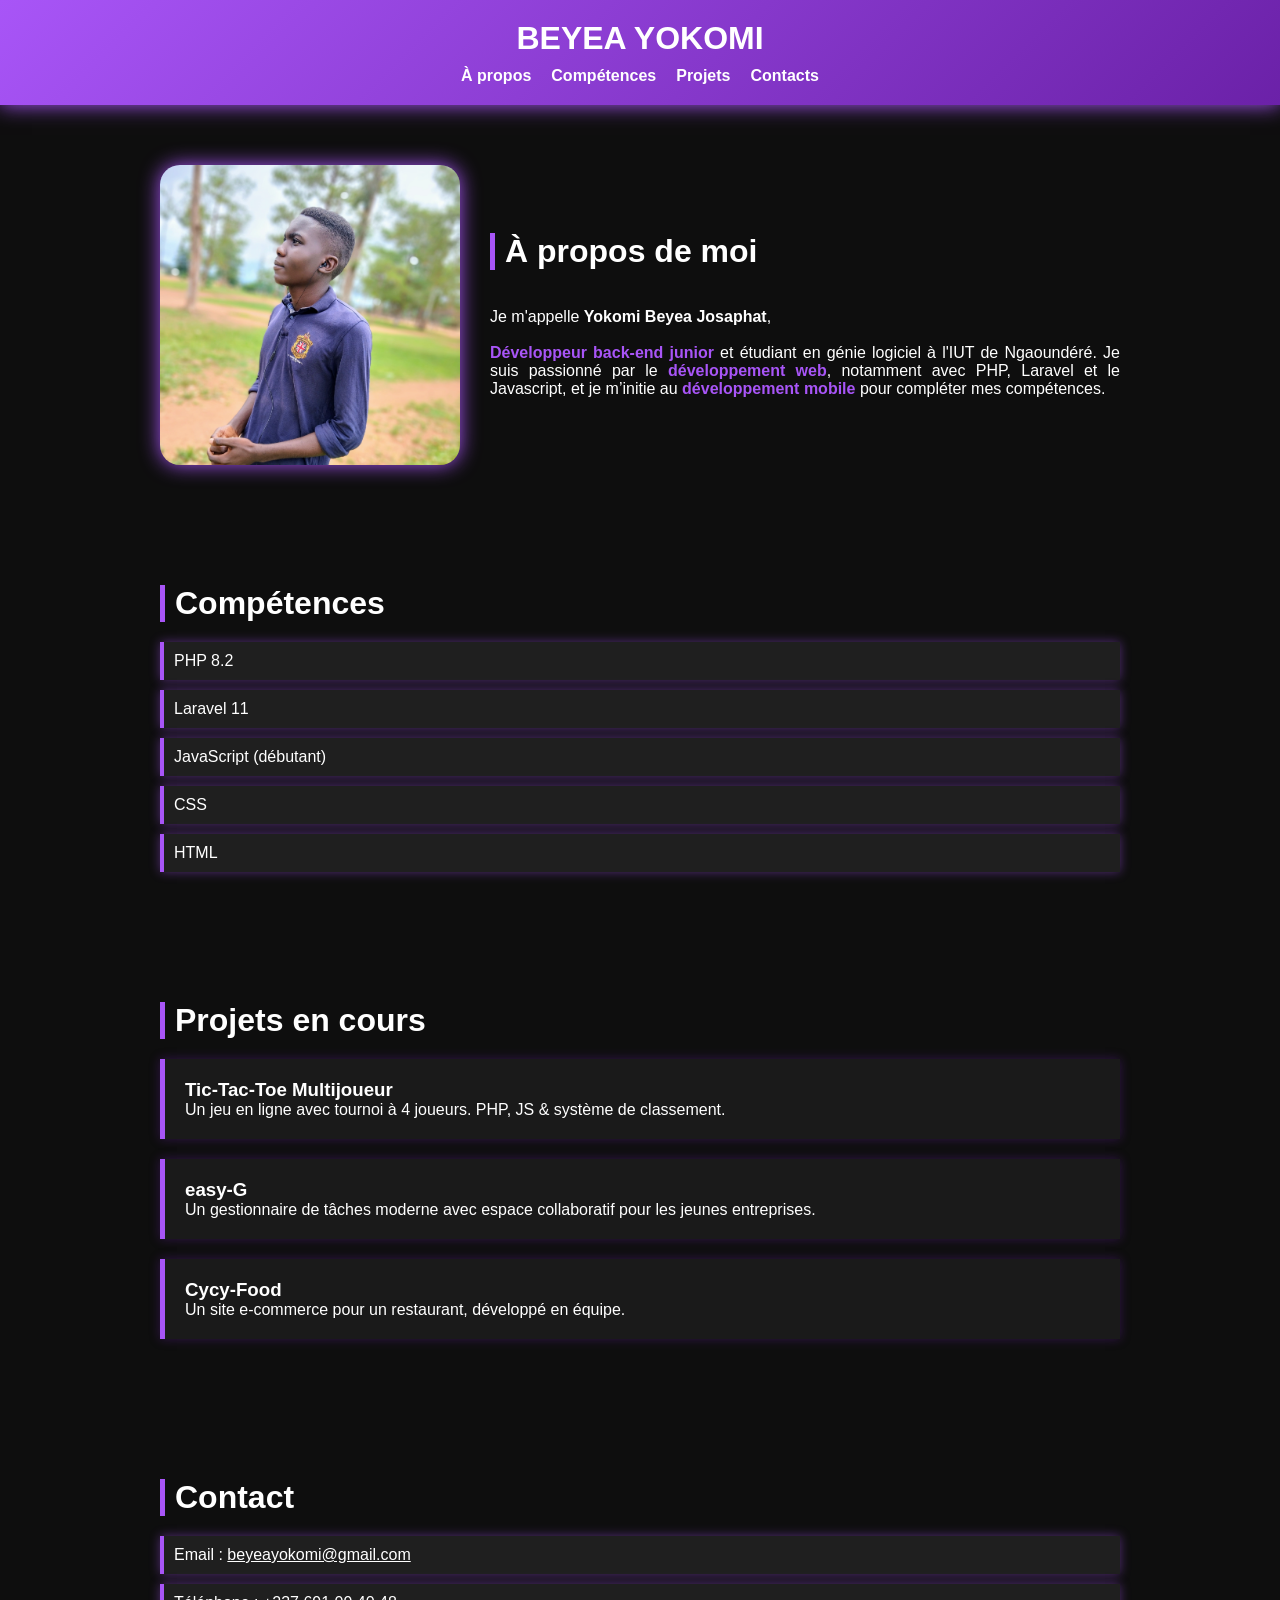
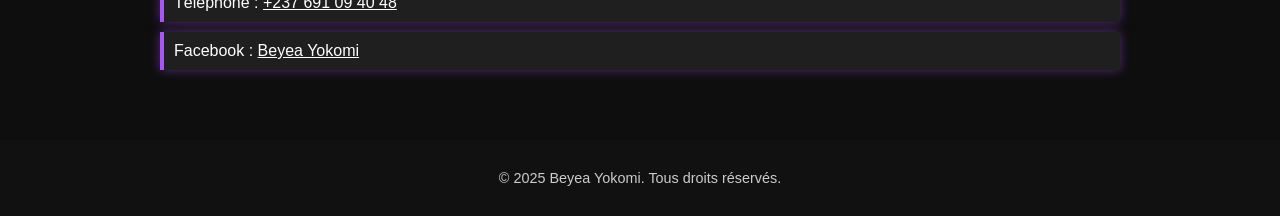
<file: index[1].html>
<!DOCTYPE html>
<html lang="fr">

<head>
    <meta charset="UTF-8">
    <meta name="viewport" content="width=device-width, initial-scale=1">
    <title>Beyea Yokomi</title>
    <style>
         :root {
            --primary-color: #a855f7;
            --gradient: linear-gradient(135deg, #a855f7, #6b21a8);
            --bg-color: #0e0e0e;
            --text-color: #ffffff;
        }
        
        * {
            margin: 0;
            padding: 0;
            box-sizing: border-box;
            scroll-behavior: smooth;
        }
        
        body {
            background: var(--bg-color);
            color: var(--text-color);
            font-family: 'Segoe UI', sans-serif;
            opacity: 0;
            transition: opacity 1.5s ease-in-out;
        }
        
        body.loaded {
            opacity: 1;
        }
        
        header {
            background: var(--gradient);
            padding: 20px 0;
            text-align: center;
            box-shadow: 0 0 20px var(--primary-color);
        }
        
        header h1 {
            font-size: 2em;
            font-weight: bold;
            text-transform: uppercase;
            color: #fff;
        }
        
        nav ul {
            list-style: none;
            display: flex;
            justify-content: center;
            flex-wrap: wrap;
            gap: 20px;
            margin-top: 10px;
        }
        
        nav a {
            text-decoration: none;
            color: white;
            font-weight: bold;
            transition: 0.3s;
        }
        
        nav a:hover {
            color: #aaa;
            text-shadow: 0 0 10px var(--primary-color);
        }
        
        section {
            padding: 60px 20px;
            max-width: 1000px;
            margin: auto;
            opacity: 0;
            transform: translateY(20px);
            transition: all 0.8s ease-out;
        }
        
        section.visible {
            opacity: 1;
            transform: translateY(0);
        }
        
        h2 {
            font-size: 2em;
            margin-bottom: 20px;
            border-left: 5px solid var(--primary-color);
            padding-left: 10px;
        }
        
        #about {
            display: flex;
            flex-wrap: wrap;
            gap: 30px;
            align-items: center;
        }
        
        .profile-pic {
            flex: 1 1 250px;
            min-width: 200px;
            max-width: 300px;
            height: 300px;
            background: #1e1e1e;
            border-radius: 20px;
            box-shadow: 0 0 20px var(--primary-color);
            background-position: center;
            background-size: cover;
        }
        
        .bio {
            flex: 2;
        }
        
        .gras {
            color: var(--primary-color);
            font-weight: bold;
        }
        
        .skills-list,
        .projects-list,
        .contact-info {
            list-style: none;
            padding-left: 0;
        }
        
        .skills-list li,
        .contact-info li {
            background: #1f1f1f;
            margin-bottom: 10px;
            padding: 10px;
            border-left: 4px solid var(--primary-color);
            box-shadow: 0 0 10px #a855f770;
        }
        
        .contact-info li a {
            color: white;
        }
        
        .project {
            margin-bottom: 20px;
            padding: 20px;
            background: #1a1a1a;
            border-left: 5px solid var(--primary-color);
            box-shadow: 0 0 10px #6b21a860;
            transition: transform 0.3s;
        }
        
        .project:hover {
            transform: scale(1.03);
        }
        
        footer {
            text-align: center;
            padding: 30px 20px;
            background: #111;
            color: #ccc;
            font-size: 0.9em;
        }
        
        @media (max-width: 768px) {
            #about {
                flex-direction: column;
                align-items: center;
            }
        }
    </style>
</head>

<body>

    <header>
        <h1>Beyea Yokomi</h1>
        <nav>
            <ul>
                <li><a href="#about">À propos</a></li>
                <li><a href="#skills">Compétences</a></li>
                <li><a href="#projects">Projets</a></li>
                <li><a href="#contact">Contacts</a></li>
            </ul>
        </nav>
    </header>

    <section id="about">
        <div class="profile-pic" style="background-image: url('moi.jpg');"></div>
        <div class="bio">
            <h2>À propos de moi</h2>
            <p style="text-align: justify;"><br>Je m'appelle <strong>Yokomi Beyea Josaphat</strong>,<br><br> <span class="gras">Développeur back-end junior</span> et étudiant en génie logiciel à l'IUT de Ngaoundéré. Je suis passionné par le <span class="gras">développement web</span>,
                notamment avec PHP, Laravel et le Javascript, et je m’initie au <span class="gras">développement mobile</span> pour compléter mes compétences.</p>
        </div>
    </section>

    <section id="skills">
        <h2>Compétences</h2>
        <ul class="skills-list">
            <li>PHP 8.2</li>
            <li>Laravel 11</li>
            <li>JavaScript (débutant)</li>
            <li>CSS</li>
            <li>HTML</li>
        </ul>
    </section>

    <section id="projects">
        <h2>Projets en cours</h2>
        <div class="projects-list">
            <div class="project">
                <h3>Tic-Tac-Toe Multijoueur</h3>
                <p>Un jeu en ligne avec tournoi à 4 joueurs. PHP, JS & système de classement.</p>
            </div>
            <div class="project">
                <h3>easy-G</h3>
                <p>Un gestionnaire de tâches moderne avec espace collaboratif pour les jeunes entreprises.</p>
            </div>
            <div class="project">
                <h3>Cycy-Food</h3>
                <p>Un site e-commerce pour un restaurant, développé en équipe.</p>
            </div>
        </div>
    </section>

    <section id="contact">
        <h2>Contact</h2>
        <ul class="contact-info">
            <li>Email : <a href="mailto:beyeayokomi@gmail.com">beyeayokomi@gmail.com</a></li>
            <li>Téléphone : <a href="tel:+237691094048">+237 691 09 40 48</a></li>
            <li>Facebook : <a href="https://facebook.com/beyea.yokomi" target="_blank">Beyea Yokomi</a></li>
        </ul>
    </section>

    <footer>
        © 2025 Beyea Yokomi. Tous droits réservés.
    </footer>

    <script>
        // Apparition au chargement
        window.addEventListener('load', () => {
            document.body.classList.add('loaded');
        });

        // Animation au scroll
        const sections = document.querySelectorAll('section');
        const observer = new IntersectionObserver(entries => {
            entries.forEach(entry => {
                if (entry.isIntersecting) {
                    entry.target.classList.add('visible');
                }
            });
        }, {
            threshold: 0.2
        });

        sections.forEach(section => {
            observer.observe(section);
        });
    </script>

</body>

</html>
</file>
<file: style.css>
:root{
  --ink:#0B0E14;
  --ink-2:#12161F;
  --ink-3:#1B202C;
  --paper:#F5F3EE;
  --paper-dim:#C9C6BE;
  --slate:#8A8F98;
  --line:rgba(245,243,238,0.10);
  --line-soft:rgba(245,243,238,0.06);
  --rust:#C4602E;
  --rust-soft:#D9884F;
  --mono:'JetBrains Mono', monospace;
  --sans:'Inter', sans-serif;
  --display:'Fraunces', serif;
  --ease:cubic-bezier(.16,1,.3,1);
}

*{margin:0;padding:0;box-sizing:border-box;}
html{scroll-behavior:smooth;overflow-x:hidden;max-width:100%;}
::selection{background:var(--rust);color:var(--ink);}

body{
  background:var(--ink);
  color:var(--paper);
  font-family:var(--sans);
  line-height:1.6;
  overflow-x:hidden;
  position:relative;
}

body::before{
  content:'';
  position:fixed;
  inset:0;
  background-image:
    radial-gradient(circle at 1px 1px, rgba(245,243,238,0.035) 1px, transparent 0);
  background-size:28px 28px;
  pointer-events:none;
  z-index:1;
}

.grain{
  position:fixed;inset:0;pointer-events:none;z-index:2;opacity:.035;mix-blend-mode:overlay;
  background-image:url("data:image/svg+xml,%3Csvg xmlns='http://www.w3.org/2000/svg' width='120' height='120'%3E%3Cfilter id='n'%3E%3CfeTurbulence type='fractalNoise' baseFrequency='0.9' numOctaves='2' stitchTiles='stitch'/%3E%3C/filter%3E%3Crect width='100%25' height='100%25' filter='url(%23n)'/%3E%3C/svg%3E");
}

::-webkit-scrollbar{width:10px;}
::-webkit-scrollbar-track{background:var(--ink);}
::-webkit-scrollbar-thumb{background:var(--ink-3);border-radius:10px;}
::-webkit-scrollbar-thumb:hover{background:var(--rust);}

a{color:inherit;text-decoration:none;}
button{font-family:inherit;cursor:pointer;border:none;background:none;color:inherit;}
img{display:block;max-width:100%;}

:focus-visible{outline:2px solid var(--rust-soft);outline-offset:4px;border-radius:4px;}

.container{max-width:1240px;margin:0 auto;padding:0 clamp(1.5rem,4vw,3rem);position:relative;z-index:3;}

.eyebrow{
  font-family:var(--mono);
  font-size:.72rem;
  letter-spacing:.14em;
  text-transform:uppercase;
  color:var(--rust-soft);
  display:flex;align-items:center;gap:.6rem;
  margin-bottom:1.2rem;
}
.eyebrow::before{content:'';width:1.4rem;height:1px;background:var(--rust);}

/* ============ NAV ============ */
header{
  position:fixed;top:0;left:0;right:0;z-index:100;
  padding:1.1rem 0;
  transition:background .4s var(--ease), border-color .4s var(--ease), padding .4s var(--ease);
  border-bottom:1px solid transparent;
}
header.scrolled{
  background:var(--ink);
  border-bottom:1px solid var(--line);
  padding:.75rem 0;
}
.nav-inner{display:flex;align-items:center;justify-content:space-between;gap:2rem;}
.brand{
  font-family:var(--display);
  font-weight:600;
  font-size:1.25rem;
  display:flex;align-items:center;gap:.55rem;
  letter-spacing:-.01em;
}
.brand-mark{
  width:34px;height:34px;border-radius:9px;
  background:var(--paper);
  display:flex;align-items:center;justify-content:center;
  font-family:var(--mono);font-weight:600;font-size:.95rem;color:var(--ink);
  flex-shrink:0;
}
nav.links{display:flex;gap:2.2rem;}
nav.links a{
  font-size:.86rem;font-weight:500;color:var(--paper-dim);
  position:relative;padding:.3rem 0;transition:color .25s var(--ease);
}
nav.links a::after{
  content:'';position:absolute;bottom:0;left:0;width:0;height:1px;
  background:var(--rust-soft);
  transition:width .3s var(--ease);
}
nav.links a:hover{color:var(--paper);}
nav.links a:hover::after{width:100%;}

.nav-cta{
  display:flex;align-items:center;gap:1rem;
}
.btn{
  display:inline-flex;align-items:center;gap:.55rem;
  padding:.7rem 1.35rem;border-radius:100px;
  font-size:.84rem;font-weight:600;
  transition:transform .3s var(--ease), box-shadow .3s var(--ease), background .3s var(--ease);
  white-space:nowrap;
}
.btn-solid{
  background:var(--paper);
  color:var(--ink);
  box-shadow:0 8px 20px -10px rgba(0,0,0,0.5);
}
.btn-solid:hover{transform:translateY(-2px);box-shadow:0 12px 26px -10px rgba(0,0,0,0.6);background:#ffffff;}
.btn-ghost{
  border:1px solid var(--line);
  color:var(--paper);
}
.btn-ghost:hover{border-color:var(--rust-soft);background:var(--line-soft);}


/* ============ HERO ============ */
#hero{
  min-height:100svh;
  display:flex;align-items:center;
  padding-top:7rem;padding-bottom:4rem;
  position:relative;
  overflow:hidden;
}
.hero-glow{
  position:absolute;top:-10%;right:-10%;width:60vw;height:60vw;max-width:900px;max-height:900px;
  background:radial-gradient(circle, rgba(196,96,46,0.08), transparent 70%);
  pointer-events:none;z-index:0;
}
.hero-grid{
  display:grid;grid-template-columns:1.1fr .9fr;gap:4rem;align-items:center;position:relative;z-index:3;
  min-width:0;
}
.hero-copy{min-width:0;}
.hero-status{
  display:inline-flex;align-items:center;gap:.6rem;
  padding:.5rem 1rem;border-radius:100px;border:1px solid var(--line);
  font-family:var(--mono);font-size:.72rem;color:var(--paper-dim);
  margin-bottom:2rem;
}
.dot-live{
  width:7px;height:7px;border-radius:50%;background:#4ADE80;
  box-shadow:0 0 0 0 rgba(74,222,128,.6);
  animation:pulse 2s infinite;
}
@keyframes pulse{
  0%{box-shadow:0 0 0 0 rgba(74,222,128,.55);}
  70%{box-shadow:0 0 0 8px rgba(74,222,128,0);}
  100%{box-shadow:0 0 0 0 rgba(74,222,128,0);}
}

h1.hero-title{
  font-family:var(--display);
  font-weight:600;
  font-size:clamp(2.6rem,6vw,4.6rem);
  line-height:1.03;
  letter-spacing:-.02em;
  margin-bottom:1.6rem;
}
h1.hero-title em{
  font-style:italic;font-weight:500;
  color:var(--rust-soft);
}

.hero-sub{
  font-size:1.1rem;color:var(--paper-dim);max-width:46ch;margin-bottom:2.4rem;
}
.hero-sub strong{color:var(--paper);font-weight:600;}

.hero-actions{display:flex;gap:1rem;flex-wrap:wrap;margin-bottom:3rem;}

.stack-badges{
  display:flex;flex-wrap:wrap;gap:.7rem;
}
.badge-item{
  display:flex;align-items:center;gap:.55rem;
  padding:.55rem .95rem .55rem .7rem;
  border:1px solid var(--line);border-radius:100px;
  background:var(--ink-2);
  transition:border-color .3s var(--ease), transform .3s var(--ease), background .3s var(--ease);
}
.badge-item:hover{border-color:rgba(196,96,46,0.5);background:var(--ink-3);transform:translateY(-2px);}
.badge-item svg{width:19px;height:19px;color:var(--paper-dim);flex-shrink:0;}
.badge-item:hover svg{color:var(--rust-soft);}
.badge-item span{font-family:var(--mono);font-size:.74rem;color:var(--paper-dim);white-space:nowrap;}

/* Signature visual: hero illustration */
.hero-visual{position:relative;z-index:3;min-width:0;width:100%;}
.illustration-card{
  border:1px solid var(--line);
  border-radius:20px;
  overflow:hidden;
  background:var(--ink-2);
  box-shadow:0 30px 70px -25px rgba(0,0,0,0.65);
  width:100%;
}
.illustration-card img{
  width:100%;height:auto;display:block;
}

/* ---------- Floating tech icons ---------- */
.float-layer{
  position:absolute;
  inset:-7% -6%;
  z-index:4;
  pointer-events:none;
}
.float-icon{
  position:absolute;
  width:68px;height:68px;
  --px:0px; --py:0px;
  transform:translate(var(--px), var(--py));
  transition:transform .5s cubic-bezier(.16,1,.3,1);
  will-change:transform;
}
.float-icon-inner{
  width:100%;height:100%;
  border-radius:18px;
  background:var(--ink-2);
  border:1px solid var(--line);
  display:flex;align-items:center;justify-content:center;
  box-shadow:0 16px 32px -14px rgba(0,0,0,0.55), 0 0 0 1px rgba(0,0,0,0.02);
  animation:drift 7s ease-in-out infinite;
  position:relative;
}
.float-icon-inner::after{
  content:'';
  position:absolute;inset:-30%;
  background:radial-gradient(circle, var(--tint) 0%, transparent 70%);
  opacity:.16;
  z-index:-1;
  border-radius:50%;
}
.float-icon svg{
  width:32px;height:32px;
  fill:var(--tint);
  filter:drop-shadow(0 2px 6px rgba(0,0,0,0.25));
}

.fi-php{      width:72px;height:72px;top:-3%;   left:-3%;   }
.fi-js{       width:64px;height:64px;top:8%;    right:-3%;  }
.fi-expo{     width:60px;height:60px;top:40%;   left:-5%;   }
.fi-linux{    width:70px;height:70px;bottom:18%; right:-2%; }
.fi-avalonia{ width:66px;height:66px;bottom:-3%; left:10%;  }
.fi-git{      width:58px;height:58px;top:-5%;   left:36%;   }
.fi-github{   width:64px;height:64px;bottom:-3%; right:18%; }

.fi-php .float-icon-inner{      animation-delay:-.4s;  animation-duration:7.6s; }
.fi-js .float-icon-inner{       animation-delay:-2.1s; animation-duration:6.8s; }
.fi-expo .float-icon-inner{     animation-delay:-4.6s; animation-duration:8.2s; }
.fi-linux .float-icon-inner{    animation-delay:-1.2s; animation-duration:7.1s; }
.fi-avalonia .float-icon-inner{ animation-delay:-3.3s; animation-duration:7.9s; }
.fi-git .float-icon-inner{      animation-delay:-5.4s; animation-duration:6.4s; }
.fi-github .float-icon-inner{   animation-delay:-2.8s; animation-duration:7.4s; }

@keyframes drift{
  0%,100%{ transform:translate(0,0) rotate(0deg); }
  25%{ transform:translate(3px,-10px) rotate(-3deg); }
  50%{ transform:translate(-4px,-4px) rotate(2deg); }
  75%{ transform:translate(-2px,6px) rotate(-1.5deg); }
}
@media (prefers-reduced-motion: reduce){
  .float-icon-inner{animation:none;}
}

.stat-strip{
  display:flex;margin-top:1.4rem;
  border:1px solid var(--line);border-radius:14px;overflow:hidden;
}
.stat-cell{flex:1;padding:1.1rem 1rem;text-align:center;border-right:1px solid var(--line);}
.stat-cell:last-child{border-right:none;}
.stat-cell b{display:block;font-family:var(--display);font-size:1.5rem;font-weight:600;color:var(--paper);}
.stat-cell span{font-size:.68rem;color:var(--slate);font-family:var(--mono);text-transform:uppercase;letter-spacing:.05em;}

/* ============ SECTION SHELL ============ */
section{position:relative;z-index:3;padding:7rem 0;}
.section-head{max-width:640px;margin-bottom:4rem;}
.section-head h2{
  font-family:var(--display);font-weight:600;
  font-size:clamp(2rem,4vw,2.9rem);letter-spacing:-.02em;line-height:1.08;
}
.section-head p{color:var(--paper-dim);margin-top:1.1rem;font-size:1.05rem;max-width:52ch;}

/* ============ ABOUT ============ */
#about{}
.about-grid{display:grid;grid-template-columns:.85fr 1.15fr;gap:4.5rem;align-items:start;min-width:0;}
.about-portrait{position:relative;}
.portrait-frame{
  position:relative;border-radius:20px;overflow:hidden;
  border:1px solid var(--line);
  aspect-ratio:4/5;
}
.portrait-frame img{width:100%;height:100%;object-fit:cover;filter:grayscale(30%) contrast(1.05);}
.portrait-frame::after{
  content:'';position:absolute;inset:0;
  background:linear-gradient(180deg, transparent 55%, rgba(11,14,20,0.85));
}
.portrait-tag{
  position:absolute;bottom:1.2rem;left:1.2rem;right:1.2rem;z-index:2;
  font-family:var(--mono);font-size:.75rem;color:var(--paper-dim);
}
.portrait-tag b{color:var(--paper);display:block;font-family:var(--sans);font-size:1rem;margin-bottom:.2rem;}

.about-copy p{font-size:1.06rem;color:var(--paper-dim);margin-bottom:1.3rem;}
.about-copy strong{color:var(--paper);font-weight:600;}

.skill-groups{margin-top:2.2rem;display:grid;grid-template-columns:repeat(2,1fr);gap:1rem 2rem;}
.skill-group h4{
  font-family:var(--mono);font-size:.7rem;text-transform:uppercase;letter-spacing:.1em;color:var(--rust-soft);margin-bottom:.7rem;
}
.skill-group ul{list-style:none;}
.skill-group li{
  font-size:.92rem;color:var(--paper-dim);padding:.3rem 0;
  border-bottom:1px solid var(--line-soft);
  display:flex;justify-content:space-between;
}
.skill-group li:last-child{border-bottom:none;}

/* ============ PROJECTS ============ */
#projects{border-top:1px solid var(--line-soft);}
.projects-list{display:flex;flex-direction:column;gap:1.3rem;}

.project-card{
  display:grid;grid-template-columns:1.05fr 1.3fr;gap:0;
  border:1px solid var(--line);border-radius:20px;
  overflow:hidden;background:var(--ink-2);
  transition:border-color .35s var(--ease), transform .35s var(--ease);
  position:relative;
  min-width:0;
}
.project-card:hover{border-color:rgba(196,96,46,0.45);transform:translateY(-3px);}
.project-media{
  position:relative;overflow:hidden;
  background:linear-gradient(160deg,var(--ink-3),var(--ink));
  display:flex;align-items:center;justify-content:center;
  min-height:280px;
  padding:2rem;
}
.project-media img{
  max-height:100%;width:auto;max-width:100%;border-radius:10px;
  box-shadow:0 20px 50px -15px rgba(0,0,0,0.55);
  transition:transform .5s var(--ease);
}
.project-card:hover .project-media img{transform:scale(1.035) translateY(-4px);}
.project-media.logo-only{padding:3rem;}
.project-media.logo-only img{max-width:150px;filter:drop-shadow(0 12px 30px rgba(196,96,46,0.2));}

.project-body{padding:2.4rem 2.6rem;display:flex;flex-direction:column;}
.project-kicker{
  font-family:var(--mono);font-size:.7rem;color:var(--slate);text-transform:uppercase;letter-spacing:.1em;
  display:flex;align-items:center;gap:.6rem;margin-bottom:.9rem;
}
.status-pill{
  padding:.2rem .6rem;border-radius:100px;font-size:.66rem;font-weight:600;letter-spacing:.02em;
}
.status-pill.live{background:rgba(74,222,128,0.14);color:#4ADE80;}
.status-pill.progress{background:rgba(217,136,79,0.14);color:var(--rust-soft);}

.project-body h3{
  font-family:var(--display);font-size:1.65rem;font-weight:600;margin-bottom:.85rem;letter-spacing:-.01em;
}
.project-body p{color:var(--paper-dim);font-size:.98rem;margin-bottom:1.4rem;}

.project-tags{display:flex;flex-wrap:wrap;gap:.5rem;margin-bottom:1.6rem;}
.tag{
  font-family:var(--mono);font-size:.72rem;padding:.32rem .7rem;border-radius:6px;
  background:var(--ink-3);color:var(--paper-dim);border:1px solid var(--line);
}

.project-foot{margin-top:auto;display:flex;align-items:center;gap:1.5rem;flex-wrap:wrap;}
.project-link{
  display:inline-flex;align-items:center;gap:.5rem;font-size:.88rem;font-weight:600;color:var(--paper);
  position:relative;
}
.project-link .arrow{transition:transform .3s var(--ease);}
.project-link:hover .arrow{transform:translateX(4px);}
.project-note{font-size:.82rem;color:var(--slate);}

/* ============ EDUCATION + LANGUAGES ============ */
#more{border-top:1px solid var(--line-soft);}
.more-grid{display:grid;grid-template-columns:1fr 1fr;gap:3rem;min-width:0;}
.info-card{border:1px solid var(--line);border-radius:18px;padding:2.2rem;background:var(--ink-2);}
.info-card h3{font-family:var(--display);font-size:1.3rem;margin-bottom:1.3rem;font-weight:600;}
.edu-item{margin-bottom:1.3rem;padding-bottom:1.3rem;border-bottom:1px solid var(--line-soft);}
.edu-item:last-child{border:none;margin:0;padding:0;}
.edu-item b{display:block;font-size:1rem;margin-bottom:.2rem;}
.edu-item span{font-size:.86rem;color:var(--slate);font-family:var(--mono);}

.lang-row{display:flex;justify-content:space-between;align-items:center;margin-bottom:1.1rem;}
.lang-row:last-child{margin-bottom:0;}
.lang-bar{flex:1;margin:0 1rem;height:5px;border-radius:100px;background:var(--ink-3);overflow:hidden;}
.lang-fill{height:100%;background:var(--rust-soft);border-radius:100px;}
.interests-row{display:flex;flex-wrap:wrap;gap:.6rem;margin-top:1.6rem;}

/* ============ CONTACT ============ */
#contact{border-top:1px solid var(--line-soft);padding-bottom:5rem;}
.contact-panel{
  border:1px solid var(--line);border-radius:24px;padding:clamp(2.5rem,5vw,4.5rem);
  background:radial-gradient(circle at 20% 20%, rgba(196,96,46,0.06), transparent 55%), var(--ink-2);
  text-align:center;position:relative;overflow:hidden;
}
.contact-panel h2{
  font-family:var(--display);font-weight:600;font-size:clamp(2.2rem,5vw,3.4rem);letter-spacing:-.02em;margin-bottom:1.2rem;
}
.contact-panel p{color:var(--paper-dim);max-width:46ch;margin:0 auto 2.6rem;font-size:1.05rem;}
.contact-actions{display:flex;justify-content:center;gap:1rem;flex-wrap:wrap;margin-bottom:3rem;}
.contact-channels{display:flex;justify-content:center;gap:2.5rem;flex-wrap:wrap;}
.channel{display:flex;flex-direction:column;align-items:center;gap:.5rem;}
.channel-icon{
  width:46px;height:46px;
  display:flex;align-items:center;justify-content:center;transition:.3s var(--ease);
}
.channel:hover .channel-icon{transform:translateY(-3px);}
.channel span{font-family:var(--mono);font-size:.72rem;color:var(--slate);}
.toast{
  position:fixed;bottom:2rem;left:50%;transform:translateX(-50%) translateY(20px);
  background:var(--ink-3);border:1px solid var(--line);color:var(--paper);
  padding:.9rem 1.4rem;border-radius:12px;font-size:.86rem;
  opacity:0;pointer-events:none;transition:.35s var(--ease);z-index:1000;
  display:flex;align-items:center;gap:.6rem;
  box-shadow:0 20px 40px -10px rgba(0,0,0,.5);
}
.toast.show{opacity:1;transform:translateX(-50%) translateY(0);}

footer{border-top:1px solid var(--line-soft);padding:2.4rem 0;}
.footer-inner{display:flex;justify-content:space-between;align-items:center;flex-wrap:wrap;gap:1rem;}
.footer-inner p{font-size:.8rem;color:var(--slate);font-family:var(--mono);}

/* ============ REVEAL ANIMS ============ */
.reveal{opacity:0;transform:translateY(24px);transition:opacity .8s var(--ease), transform .8s var(--ease);}
.reveal.in{opacity:1;transform:translateY(0);}
.no-js .reveal{opacity:1;transform:none;}

/* ============ RESPONSIVE ============ */
@media (max-width:980px){
  nav.links{display:none;}
  .hero-grid{grid-template-columns:1fr;gap:3rem;}
  .about-grid{grid-template-columns:1fr;gap:2.5rem;}
  .portrait-frame{max-width:340px;margin:0 auto;}
  .project-card{grid-template-columns:1fr;}
  .more-grid{grid-template-columns:1fr;}
  .skill-groups{grid-template-columns:1fr;}
  .float-layer{inset:0;}
  .float-icon{width:52px !important;height:52px !important;}
  .float-icon svg{width:24px;height:24px;}
  .fi-php{top:-2%;left:-2%;}
  .fi-js{top:6%;right:-2%;}
  .fi-expo{top:42%;left:-3%;}
  .fi-linux{bottom:20%;right:-3%;}
  .fi-avalonia{bottom:-2%;left:4%;}
  .fi-git{top:-4%;left:38%;}
  .fi-github{bottom:-2%;right:12%;}
}
@media (max-width:640px){
  .container{padding:0 1.1rem;}
  .nav-inner{gap:.75rem;}
  .brand{font-size:1.05rem;gap:.4rem;}
  .brand-mark{width:30px;height:30px;font-size:.82rem;}
  .nav-cta{gap:.5rem;}
  .btn{padding:.6rem 1rem;font-size:.78rem;}
  #cvBtnNav{padding:.6rem .8rem;}
  .hero-status{font-size:.66rem;padding:.4rem .8rem;gap:.45rem;}
  h1.hero-title{font-size:clamp(2rem,9vw,2.6rem);}
  .hero-sub{font-size:1rem;}
  .hero-actions{gap:.7rem;}
  .hero-actions .btn{flex:1 1 auto;justify-content:center;}
  .float-layer{inset:0;}
  .float-icon{width:46px !important;height:46px !important;}
  .float-icon-inner{border-radius:13px;}
  .float-icon svg{width:22px;height:22px;}
  .fi-php{top:1%;left:1%;}
  .fi-js{top:1%;right:1%;}
  .fi-avalonia{bottom:1%;left:4%;}
  .fi-git{display:none;}
  .fi-expo{display:none;}
  .fi-github{display:none;}
  .fi-linux{bottom:1%;right:1%;}
  .stat-strip{flex-wrap:wrap;}
  .stat-cell{flex:1 1 33%;padding:.9rem .6rem;}
  .stat-cell b{font-size:1.15rem;}
  .stat-cell span{font-size:.6rem;}
  .section-head h2{font-size:clamp(1.6rem,7vw,2.2rem);}
  .project-body{padding:1.6rem 1.4rem;}
  .project-media{min-height:220px;padding:1.3rem;}
  .project-body h3{font-size:1.35rem;}
  .contact-panel{padding:2rem 1.3rem;}
  .contact-actions{flex-direction:column;align-items:stretch;}
  .contact-channels{gap:1.4rem;}
  .footer-inner{flex-direction:column;align-items:flex-start;gap:.5rem;}
  section{padding:4rem 0;}
}
@media (max-width:400px){
  .nav-cta .btn-ghost span.txt{display:none;}
  #cvBtnNav{padding:.6rem .65rem;}
  .brand{font-size:.95rem;}
}
</file>
